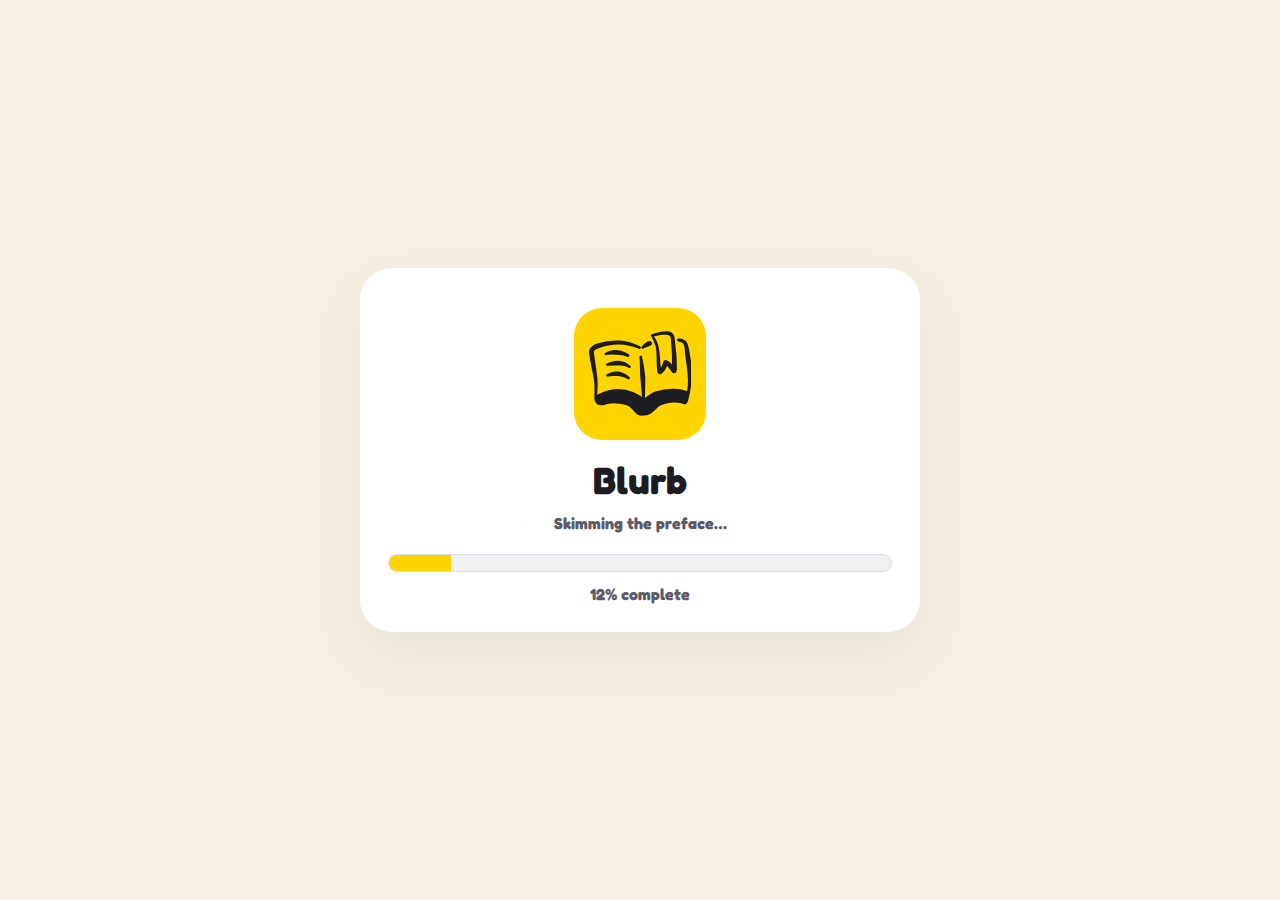
<file: index.html>
<!doctype html>
<html lang="en">
<head>
  <meta charset="utf-8" />
  <meta name="viewport" content="width=device-width, initial-scale=1" />
  <title>Blurb</title>

  <!-- font -->
  <link href="https://fonts.googleapis.com/css2?family=Fredoka:wght@600;700&family=Nunito:wght@400;600&display=swap" rel="stylesheet">

  <!-- css -->
  <link rel="stylesheet" href="style.css" />
</head>
<body class="theme-butter">
  <div class="page">
    <div id="splash" class="splash" aria-labelledby="app-name">
      <div class="card">
        <div class="badge" aria-hidden="true">

          <!-- logo -->
          <svg class="brand-svg" xmlns="http://www.w3.org/2000/svg" viewBox="0 0 24 24" role="img" aria-label="Brand icon">
            <path fill="currentColor" d="M5.832 7.606c.39 0 .79 0 1.18.06c.667.038 1.324.19 1.94.45a.33.33 0 0 0 .33-.57a5.5 5.5 0 0 0-1.83-.87a4.5 4.5 0 0 0-1.73-.13a6.3 6.3 0 0 0-1.91.62a.3.3 0 0 0-.18.37a.3.3 0 0 0 .38.18a8 8 0 0 1 1.82-.11m3.679 2.529a4.26 4.26 0 0 0-2.669-1.1a5 5 0 0 0-.83.04a8 8 0 0 0-1.87.6a.29.29 0 0 0 .17.55a11 11 0 0 1 1.83-.1h1.17a4.4 4.4 0 0 1 1.85.49a.33.33 0 0 0 .504-.027a.33.33 0 0 0-.115-.493zm-2.619 1.42a3.5 3.5 0 0 0-.86 0a5.5 5.5 0 0 0-1.86.6a.29.29 0 0 0 .18.55a6.3 6.3 0 0 1 1.72-.1h.7q.348.028.69.1a6 6 0 0 1 1.55.61a.32.32 0 0 0 .45-.07a.32.32 0 0 0-.08-.46a5.2 5.2 0 0 0-1.68-1a5 5 0 0 0-.81-.23m8.638-5.899q.115.59.16 1.19c.14 1.67 0 3.38.29 4.999c0 0 .44.61.9.23q.324-.27.62-.57q.184-.246.33-.52q.203-.374.36-.77q.345.371.629.79s.53.7.57.74a.6.6 0 0 0 .33.2a.53.53 0 0 0 .64-.35q.096-.246.12-.51v-.91l-.1-2.659c-.37-3.54-.37-3.999-.61-4.489a1.45 1.45 0 0 0-.88-.74a2.3 2.3 0 0 0-.88-.11a7 7 0 0 0-1.1.12c-.1 0-2.139.47-2.329.59a.28.28 0 0 0-.1.39q.634 1.142 1.05 2.38m-.26-2.309l1.74-.37q.498-.03 1 0a1.4 1.4 0 0 1 .559.09a.68.68 0 0 1 .41.36c.11.377.16.768.15 1.16l.21 3.049v2.34a6 6 0 0 0-.45-.52a3.1 3.1 0 0 0-.76-.55a.57.57 0 0 0-.48 0a.52.52 0 0 0-.26.21q-.06.16-.1.33l-.15.4c-.08.19-.16.39-.25.58l-.14.26c-.17-1.28-.17-2.6-.35-3.89a9.5 9.5 0 0 0-.24-1.27a6 6 0 0 0-.38-1.07c-.17-.36-.37-.719-.58-1.069z"/>
            <path fill="currentColor" d="M23.898 10.225c-.11-1-.28-2-.43-2.919a12.6 12.6 0 0 0-.46-2.12a1.78 1.78 0 0 0-.66-.94a3.2 3.2 0 0 0-1.19-.39a2 2 0 0 0-.21.001c-.65 0-.56.62 0 .73h.07c.306.056.599.171.86.34c.197.227.316.51.34.81c.12.62.13 1.33.18 1.769c.13.87.26 1.85.39 2.86s.23 1.899.26 2.848c.044.96-.01 1.921-.16 2.87a10 10 0 0 0-3.54-.51a15 15 0 0 0-3.678.58c-.38.107-.743.265-1.08.47q-.645.392-1.24.86l-.31.2c0-.88.08-2 .07-3.11v-1.51c0-.51-.08-1-.14-1.5a37 37 0 0 0-.61-3.458a.27.27 0 0 0-.35-.26a.28.28 0 0 0-.24.32c.08.92.09 2.15.14 3.469c0 .48 0 1 .08 1.48s.07 1 .12 1.49c.09 1.069.19 2.069.25 2.908c-.24-.17-.52-.37-.89-.59a9 9 0 0 0-1.189-.61a9 9 0 0 0-4.509-.66c-1.37.18-2.692.629-3.889 1.32q.157-1.305.13-2.619a19 19 0 0 0-.27-2.899l-.62-4.479c0-.2.11-.33.27-.45q.404-.279.87-.43a13.4 13.4 0 0 1 4.689-.87c1.607.02 3.194.36 4.669 1a.324.324 0 1 0 .27-.59a12.5 12.5 0 0 0-4.879-1.32a13.9 13.9 0 0 0-5.069.72a3.7 3.7 0 0 0-1.42.79a1.44 1.44 0 0 0-.51 1.31c0 .21.18 1.2.36 2.24c.15.86.32 1.739.45 2.269q.315 1.36.43 2.75c.07.949 0 3.128 0 3.198c-.04.403.056.807.27 1.15a1.45 1.45 0 0 0 1.07.65q.35.06.7 0c.44-.09.91-.29 1.31-.35a12 12 0 0 1 1.67-.07a8 8 0 0 1 1.619.18a3.53 3.53 0 0 1 2.3 1.32a4 4 0 0 0 1.069 1.07c.415.216.882.313 1.35.28a3.6 3.6 0 0 0 1.75-.44a12.5 12.5 0 0 0 1.829-1.61a2.2 2.2 0 0 1 .73-.44c.45-.181.92-.315 1.399-.4a8 8 0 0 1 1.47-.17q.741-.01 1.47.13c.09 0 .739.25.999.29a.51.51 0 0 0 .43-.11a2 2 0 0 0 .45-.84a35 35 0 0 0 .85-4.999a24 24 0 0 0-.09-3.009"/>
            <path fill="currentColor" d="M12.66 6.167q.578-.285 1.19-.48l.56-.23a.53.53 0 0 0-.21-1a2.3 2.3 0 0 0-1 .4c-.355.253-.668.56-.93.91a.29.29 0 0 0 0 .4a.28.28 0 0 0 .39 0"/>
          </svg>
        </div>

        <h1 id="app-name" class="title">Blurb</h1>
        <p class="subtitle" id="funLine" aria-live="polite">Getting things ready…</p>

        <div class="bar" role="progressbar" aria-valuemin="0" aria-valuemax="100" aria-valuenow="0" aria-label="Loading progress">
          <div id="progressBar" class="bar-fill"></div>
        </div>
        <p class="percent"><span id="progressText">0%</span> complete</p>
      </div>
    </div>
  </div>

  <div id="sparkles" class="sparkles" aria-hidden="true"></div>

  <noscript><div class="noscript">This site needs JavaScript to load.</div></noscript>

  <!-- js -->
  <script src="app.js" defer></script>
</body>
</html>
</file>
<file: style.css>
@charset "UTF-8";
/* =========================================================
   THEME TOKENS
   ========================================================= */

/* Variables */
:root {
  --cream: #f6efe3;
  --text-dark: #1e1c23;
  --text-light: #ffffff;
  --muted: #5c5968;
  --card: #ffffff;
  --stroke: rgba(0,0,0,.08);
  --radius-xxl: 32px;

  /* brand palette */
  --happy: #ffd400;
  --bat:   #7f27a8;
  --pond:  #53b0c9;
  --juice: #f76400;
  --heart: #c1008f;
  --cheek: #e885cf;

  /* on-colors */
  --on-happy: var(--text-dark);
  --on-bat:   var(--text-light);
  --on-pond:  var(--text-light);
  --on-juice: var(--text-dark);
  --on-heart: var(--text-light);
  --on-cheek: var(--text-dark);

  /* current theme */
  --primary: var(--happy);
  --on-primary: var(--on-happy);
  --hero: var(--happy);
}

.theme-happy { --primary: var(--happy); --on-primary: var(--on-happy); --hero: var(--happy); }
.theme-bat   { --primary: var(--bat);   --on-primary: var(--on-bat);   --hero: var(--bat); }
.theme-pond  { --primary: var(--pond);  --on-primary: var(--on-pond);  --hero: var(--pond); }
.theme-juice { --primary: var(--juice); --on-primary: var(--on-juice); --hero: var(--juice); }
.theme-heart { --primary: var(--heart); --on-primary: var(--on-heart); --hero: var(--heart); }
.theme-cheek { --primary: var(--cheek); --on-primary: var(--on-cheek); --hero: var(--cheek); }


/* =========================================================
   BASE / RESET / ACCESSIBILITY
   ========================================================= */

* { box-sizing: border-box; }
html, body { height: 100%; margin: 0; }

body {
  background: var(--cream);
  color: var(--text-dark);
  font-family: "Fredoka","Nunito",ui-sans-serif,system-ui,Arial;
  line-height: 1.3;
}

.sr-only {
  position: absolute !important; width: 1px; height: 1px; padding: 0; margin: -1px;
  overflow: hidden; clip: rect(0,0,0,0); white-space: nowrap; border: 0;
}

[hidden] { display: none !important; }

.noscript { margin: 16px; padding: 12px 16px; background: #ffd8d6; color: #5b0b00; border-radius: 12px; }


/* =========================================================
   LAYOUT CONTAINERS
   ========================================================= */

.page { min-height: 100%; display: grid; place-items: center; padding: 40px 20px; } /* initial */
.splash { width: min(560px, 92vw); }

.page { padding: 32px 12px; } /* later override retained */

main.library{ max-width: 520px; margin: 0 auto; padding: 16px 16px 120px; }


/* =========================================================
   TYPOGRAPHY
   ========================================================= */

.title { margin: 4px 0 8px; font-weight: 900; font-size: clamp(28px, 5.5vw, 38px); letter-spacing: .2px; }
.subtitle { margin: 0 0 20px; color: var(--muted); font-weight: 700; }

.lib-title{
  font-family: 'Fredoka', system-ui, -apple-system, Segoe UI, Roboto, sans-serif;
  font-weight: 900; font-size: clamp(1.9rem, 6vw, 2.4rem); color: var(--text-dark); margin: 10px 0 14px;
}


/* =========================================================
   CARDS / SURFACES
   ========================================================= */

.card, .auth-card {
  background: var(--card);

  border-radius: var(--radius-xxl);
  box-shadow: 0 24px 60px rgba(0,0,0,.06);
  padding: 36px 28px 28px;
  text-align: center;
}

.badge { width: 132px; height: 132px; margin: 4px auto 16px; border-radius: 28px; background: var(--primary); display: grid; place-items: center; }
.brand-svg { width: 78%; height: 78%; color: var(--on-primary); }

.auth { width: min(550px, 92vw); margin: 12px auto; }
.auth-card { padding: 22px; box-shadow: 0 24px 60px rgba(0,0,0,.05); text-align: left; }
.auth-card .panel { max-width: 560px; margin: 0 auto; }
.auth-card .form-row label,
.auth-card .hint,
.auth-card .reqs,
.auth-card .form-status,
.auth-card .alt-action { text-align: left; }
.auth-card .alt-action { margin-top: 12px; }


/* =========================================================
   PROGRESS / SPARKLES / CELEBRATION
   ========================================================= */

.bar { --h: 18px; height: var(--h); width: 100%; border-radius: 999px; background: #f1f1f4; border: 1px solid var(--stroke); overflow: hidden; }
.bar-fill { height: 100%; width: 0%; background: var(--primary); transition: width 260ms cubic-bezier(.2,.8,.2,1); }
.percent { margin: 12px 0 0; color: var(--muted); font-weight: 700; }

.sparkles { position: fixed; inset: 0; pointer-events: none; z-index: 9999; }
.sparkles .star { position: absolute; color: var(--primary); text-shadow: 0 0 6px rgba(255,255,255,.7); opacity: 0; }

/* Falling Emoji */
.float-emoji{
  position: fixed; left: 0; top: 0; pointer-events: none; font-size: 24px;
  filter: drop-shadow(0 4px 6px rgba(0,0,0,.12)); animation: floatFall 700ms ease-out forwards; z-index: 9999;
}
@keyframes floatFall{
  0% { transform: translate(0,0) scale(.9); opacity: 1; }
  70% { transform: translate(var(--dx, 0px), 70px) scale(1.05); opacity: .95; }
  100% { transform: translate(var(--dx, 0px), 110px) scale(.95); opacity: 0; }
}


/* =========================================================
   TABS / STEPPER / PANELS
   ========================================================= */

.tabs { display: flex; gap: 8px; justify-content: center; margin-bottom: 10px; }
.tab { appearance: none; border: 1px solid var(--stroke); background: #fff; padding: 10px 16px; border-radius: 999px; font-weight: 900; cursor: pointer; color: var(--muted); }
.tab.is-active { background: var(--primary); color: var(--on-primary); border-color: var(--primary); }

.panel { margin-top: 8px; }
.panel.is-hidden { display: none; }

.stepper { display: flex; align-items: center; gap: 8px; margin: 8px 0 16px; }
.stepper .divider { flex: 1; height: 2px; background: var(--stroke); border-radius: 99px; }
.stepper .step { font-size: .9rem; padding: 6px 10px; border-radius: 999px; border: 1px solid var(--stroke); background: #fff; color: var(--muted); }
.stepper .step.is-active { background: var(--primary); color: var(--on-primary); border-color: var(--primary); }


/* =========================================================
   FORMS
   ========================================================= */

.form-row { margin: 14px 0; }
.form-row label { display: block; font-weight: 900; margin: 0 0 6px; }
.input-with-btn { display: flex; gap: 8px; }
input[type="email"], input[type="password"], input[type="text"] {
  width: 100%; padding: 12px 14px; border-radius: 16px;

}
input:focus { outline: none; box-shadow: 0 0 0 3px rgba(0,0,0,.05); border-color: var(--primary); }
.ghost-btn { border: 1px solid var(--stroke); background: #fff; color: var(--text-dark); padding: 0 12px; border-radius: 12px; font-weight: 900; cursor: pointer; }
.row-flex { display: flex; align-items: center; justify-content: space-between; gap: 10px; }
.checkbox { display: flex; align-items: center; gap: 10px; cursor: pointer; }
.checkbox input { width: 18px; height: 18px; }
.hint { margin: 6px 0 0; min-height: 1.2em; color: var(--muted); }
.form-status { margin-top: 10px; min-height: 1.4em; font-weight: 900; }

.strength { height: 8px; width: 100%; border-radius: 999px; background: #f1f1f4; border: 1px solid var(--stroke); overflow: hidden; margin-top: 8px; }
.strength-fill { height: 100%; width: 0%; background: var(--primary); transition: width 200ms ease; }

.reqs { list-style: none; padding: 8px 0 0; margin: 0; display: grid; gap: 6px; color: var(--muted); }
.reqs li { display: flex; align-items: center; gap: 8px; }
/* --- Fixed Password Requirement Bullets --- */

.reqs li.ok {
  color: #1f6a48;
}

.reqs li.ok { color: #1f6a48; }



/* =========================================================
   BUTTONS (base)
   ========================================================= */

.btn { font: inherit; padding: 12px 16px; border-radius: 14px; border: 1px solid var(--stroke); background: #fff; cursor: pointer; }
.btn-primary { background: var(--primary); border-color: var(--primary); color: var(--on-primary); }
.btn-ghost { background: transparent; }
.btn:disabled { opacity: .5; cursor: not-allowed; }
.actions { display: flex; gap: 12px; }

.primary-btn {
  width: 100%; padding: 12px 14px; border-radius: 18px; border: 1px solid var(--primary);
  cursor: pointer; font-weight: 900; color: var(--on-primary); background: var(--primary);
  box-shadow: 0 6px 16px rgba(0,0,0,.08);
}

.link { background: none; border: none; color: var(--bat); text-decoration: underline; cursor: pointer; font-weight: 900; }


/* =========================================================
   ONBOARDING / FLOW
   ========================================================= */

.pref-shell { position: relative; width: min(440px, 92vw); margin-inline: auto; padding: 32px 0 28px; }
.pref-card { position: relative; margin: 14px; padding: 18px 18px 20px; border-radius: 28px; background: var(--card); border: 1px solid var(--stroke); box-shadow: 0 20px 46px rgba(0,0,0,.10); }

.flow-progress { width: 60%; max-width: 480px; margin: 20px auto 24px; text-align: center; }
.flow-meta { font-weight: 800; font-size: 1rem; color: var(--text); margin-bottom: 8px; letter-spacing: -0.2px; }
.flow-bar { height: 10px; background: #ebe8e0; border-radius: 999px; overflow: hidden; border: 1px solid var(--stroke); }
.flow-fill { height: 100%; background: var(--primary); border-radius: inherit; transition: width .3s ease; }
.flow-fill.step-2 { width: 50%; }
.flow-fill.step-3 { width: 75%; }
.flow-fill.step-4 { width: 100%; }

.pref-top { display: flex; align-items: center; gap: 12px; padding: 2px 2px 10px; }
.icon-btn {
  appearance: none; border: 1px solid var(--stroke); background: var(--card); color: var(--text-dark);
  width: 36px; height: 36px; border-radius: 999px; cursor: pointer; font-weight: 900; font-size: 18px; line-height: 1;
}
.pref-title { margin: 0; font-weight: 900; font-size: 24px; letter-spacing: .2px; color: var(--text-dark); }
.pref-sub { margin: .25rem 0 0; color: var(--muted); font-weight: 700; font-size: .92rem; }
.pref-progress { margin: 8px 2px 12px; }
.pref-count { display: inline-block; font-weight: 900; font-size: .85rem; color: var(--muted); margin-bottom: 6px; }
.pill { height: 12px; width: 100%; background: #f1f1f4; border: 1px solid var(--stroke); border-radius: 999px; overflow: hidden; }
.pill-fill { height: 100%; width: 0%; background: var(--juice); transition: width .22s ease; }

.pref-step.is-hidden { display: none; }


/* =========================================================
   CHIPS
   ========================================================= */

.chip-group { display: grid; grid-template-columns: repeat(3, minmax(0,1fr)); gap: 10px; margin: 10px 0 16px; }
@media (max-width: 430px) { .chip-group { grid-template-columns: repeat(2, minmax(0,1fr)); } }

.chip{
  display: inline-flex; align-items: center; justify-content: center; gap: 8px;
  padding: 10px 12px; border-radius: 999px; border: 1px solid var(--stroke);
  background: #fff; color: var(--text-dark); cursor: pointer; font-size: .95rem; font-weight: 900;
  box-shadow: 0 1px 0 rgba(0,0,0,.04);
  transition: transform .06s ease, box-shadow .18s ease, background .18s ease, border-color .18s ease;
  width: 100%; min-width: 0; max-width: 100%; white-space: normal; overflow: visible; text-overflow: clip; text-align: center;
  line-height: 1.15; padding: 12px 12px; min-height: 44px;
}
.chip:hover { transform: translateY(-1px); box-shadow: 0 8px 18px rgba(0,0,0,.06); }
.chip:focus-visible { outline: 2px solid var(--primary); outline-offset: 2px; }
.pref-card .chip-group{ display: grid; grid-template-columns: repeat(3, 1fr); gap: 10px; }

/* Selected Color Cycle */
.chip.selected { border-color: transparent; box-shadow: 0 10px 22px rgba(0,0,0,.10); }
#hobbyChoices .chip.selected:nth-child(6n+1),
#genreChoices .chip.selected:nth-child(6n+1) { background: var(--happy); color: var(--on-happy); }
#hobbyChoices .chip.selected:nth-child(6n+2),
#genreChoices .chip.selected:nth-child(6n+2) { background: var(--bat);   color: var(--on-bat); }
#hobbyChoices .chip.selected:nth-child(6n+3),
#genreChoices .chip.selected:nth-child(6n+3) { background: var(--pond);  color: var(--on-pond); }
#hobbyChoices .chip.selected:nth-child(6n+4),
#genreChoices .chip.selected:nth-child(6n+4) { background: var(--juice); color: var(--on-juice); }
#hobbyChoices .chip.selected:nth-child(6n+5),
#genreChoices .chip.selected:nth-child(6n+5) { background: var(--heart); color: var(--on-heart); }
#hobbyChoices .chip.selected:nth-child(6n+6),
#genreChoices .chip.selected:nth-child(6n+6) { background: var(--cheek); color: var(--on-cheek); }
.chip.selected::after { content: "✓"; margin-left: 6px; font-weight: 900; }


/* =========================================================
   AVATARS (prefs)
   ========================================================= */

#pref-step-avatars .avatar-grid { display: grid !important; grid-template-columns: repeat(4, 1fr); gap: 12px; }
#pref-step-avatars .avatar-hero { display: grid; grid-template-columns: 40px 1fr auto; align-items: center; position: relative; }
#pref-step-avatars .hero-emoji { grid-column: 1 / -1; justify-self: center; margin: 10px 0 4px; }
#pref-step-avatars .hero-emoji { font-size: clamp(140px, 28vw, 220px); margin-block: 4px 6px; }

#pref-step-avatars .avatar-grid .chip.avatar-card {
  display: grid !important; place-items: center !important; padding: 0 !important; margin: 0 !important;
  width: 100% !important; aspect-ratio: 1 / 1 !important; border-radius: 9999px !important;

  cursor: pointer !important; position: relative !important; line-height: 1 !important; justify-content: center !important;
  align-items: center !important; text-align: center !important;
}
#pref-step-avatars .avatar-grid .chip.avatar-card .emoji { font-size: 28px; line-height: 1; pointer-events: none; }
#pref-step-avatars .avatar-grid .chip.avatar-card .cost { position: absolute; bottom: 6px; left: 50%; transform: translateX(-50%); font-size: 11px; opacity: .8; }
#pref-step-avatars .avatar-grid .chip.avatar-card .cost.free { opacity: .6; }
#pref-step-avatars .avatar-grid .chip.avatar-card .lock { position: absolute; font-size: 22px; color: var(--bat); opacity: .9; right: 8px; top: 8px; pointer-events: none; }
#pref-step-avatars .avatar-grid .chip.avatar-card:hover:not(.is-locked) {
  box-shadow: 0 0 0 4px var(--bat), 0 0 18px var(--bat) !important;
  transform: translateY(-2px) !important; border-color: var(--bat) !important; z-index: 2;
}
#pref-step-avatars .avatar-grid .chip.avatar-card.selected {
  box-shadow: 0 0 0 5px var(--bat), 0 0 22px var(--bat) !important; border-color: var(--bat) !important;
}
#pref-step-avatars .avatar-grid .chip.avatar-card.is-locked { opacity: .75; }
#pref-step-avatars .avatar-grid .chip.avatar-card.is-locked .emoji { filter: grayscale(.2); }
#pref-step-avatars .hero-emoji.animate { animation: pop 250ms ease-out; }
@keyframes pop { 0% { transform: scale(.6); opacity: .4; } 100% { transform: scale(1); opacity: 1; } }
#pref-step-avatars .avatar-grid .chip.avatar-card.selected::after,
#pref-step-avatars .avatar-grid .chip.avatar-card.selected::before { content: none !important; display: none !important; background: none !important; mask: none !important; -webkit-mask: none !important; }
#pref-step-avatars .avatar-grid .chip.avatar-card.selected { background-image: none !important; }

@media (max-width: 420px) { #pref-step-avatars .avatar-grid { grid-template-columns: repeat(3, 1fr); } }


/* =========================================================
   SITE HEADER (sticky)
   ========================================================= */

.site-header { position: sticky; top: 0; z-index: 1000; background: #faf9f6; box-shadow: 0 2px 6px rgba(0, 0, 0, 0.08); }
.site-header__inner { height: 84px; max-width: 1100px; margin: 0 auto; padding: 0 14px; display: flex; align-items: center; gap: 14px; }
.brand { display: inline-flex; align-items: center; gap: 12px; text-decoration: none; color: var(--text-dark); font-weight: 900; letter-spacing: .2px; }
.brand-mark { width: 60px; height: 60px; border-radius: 18px; background: var(--primary); display: grid; place-items: center; border: 1px solid var(--stroke); box-shadow: 0 6px 16px rgba(0,0,0,.06); }
.brand-mark .brand-svg { width: 78%; height: 78%; color: var(--on-primary); }
.brand-name { font-size: 1.75rem; }
.user { margin-left: auto; display: inline-flex; align-items: center; text-decoration: none; }
.avatar { width: 48px; height: 48px; border-radius: 999px; border: 1px solid var(--stroke); box-shadow: 0 6px 16px rgba(0,0,0,.06); object-fit: cover; background: var(--cream); }
.avatar--fallback { display: grid; place-items: center; width: 60px; height: 60px; line-height: 60px; font-weight: 800; font-size: 2.4rem; color: var(--on-primary); background: var(--primary); border-radius: 999px; border: 1px solid var(--stroke); box-shadow: 0 6px 16px rgba(0,0,0,.06); }
.avatar--fallback:hover { transform: scale(1.06); transition: .15s ease; }

@media (max-width: 520px) {
  .site-header__inner { height: 64px; }
  .has-header { padding-top: 0; }
  .brand-mark, .avatar, .avatar--fallback { width: 44px; height: 44px; line-height: 44px; }
  .brand-name { font-size: 1.25rem; }
}


/* =========================================================
   HOME / HERO & CTA (note: intentionally overrides .btn styles)
   ========================================================= */

.home { padding: 16px 16px 120px; max-width: 480px; margin: 0 auto; }
.home-hero { text-align: center; margin-top: 8px; }
.home-title {
  font-family: 'Fredoka', system-ui, -apple-system, Segoe UI, Roboto, sans-serif;
  font-weight: 900; font-size: clamp(2rem, 6vw, 2.4rem); color: #3a3a3a; margin: 6px 0 10px;
}

/* keep global override as in original */
.btn { appearance: none; border: none; cursor: pointer; font-family: inherit; }
.btn-primary {
  margin-top: 8px; padding: 14px 26px; font-weight: 700; font-size: 1.05rem; color: var(--text-dark);
  background: var(--juice); border-radius: 999px; box-shadow: 0 6px 18px rgba(0,0,0,.12);
}
.btn-primary:active { transform: translateY(1px); }


/* =========================================================
   SUGGESTIONS / SMALL CARDS
   ========================================================= */

.section-title {
  margin: 28px 0 4px;
  font-family: 'Fredoka', system-ui, -apple-system, Segoe UI, Roboto, sans-serif;
  font-weight: 900; font-size: clamp(1.6rem, 5vw, 2rem); color: #3a3a3a;
}
.section-subtitle { margin: 0 0 12px; font-style: italic; color: #6b6b6b; }
.cards { display: grid; gap: 12px; }
.book-card {
  display: grid; grid-template-columns: 56px 1fr; align-items: center; gap: 12px; padding: 12px;
  background: #fff; border-radius: 18px; border: 1px solid rgba(0,0,0,.06); box-shadow: 0 8px 20px rgba(0,0,0,.06);
}
.book-card .cover { width: 56px; height: 56px; border-radius: 12px; display: grid; place-items: center; font-size: 1.6rem; background: #f3f3f3; border: 1px solid rgba(0,0,0,.06); }
.book-card .meta h3 { margin: 0 0 4px; font-size: 1.05rem; }
.book-card .meta p { margin: 0; color: #777; }


/* =========================================================
   BOTTOM TABBAR
   ========================================================= */

.tabbar{
  position: fixed; left: 50%; bottom: max(16px, env(safe-area-inset-bottom)); transform: translateX(-50%);
  width: min(560px, 92vw); background: #fff; border-radius: 28px; border: 1px solid rgba(0,0,0,.08);
  box-shadow: 0 14px 36px rgba(0,0,0,.16); display: grid; grid-template-columns: repeat(3, 1fr); padding: 10px 12px; gap: 8px;
}
.tab{ position: relative; display: grid; place-items: center; height: 64px; border-radius: 18px; text-decoration: none; color: #111; transition: transform .08s ease, background .18s ease, box-shadow .18s ease; outline: none; }
.tab svg{ width: 34px; height: 34px; }
.tab.is-active{
  background: linear-gradient(#fff, #fff) padding-box, linear-gradient(180deg, var(--primary), rgba(0,0,0,.05)) border-box;

}
.tab.is-active svg{ color: var(--on-primary); fill: currentColor; }
.tab.is-active{ color: var(--on-primary); }
.tab:hover{ background: rgba(0,0,0,.05); }
.tab:active{ transform: translateY(1px); }
.tab:focus-visible{ box-shadow: 0 0 0 3px rgba(0,0,0,.08), 0 0 0 6px var(--primary); }
.tab .label{
  position: absolute; bottom: 6px; font-size: .72rem; font-weight: 900; letter-spacing: .2px; color: #222; opacity: .85; user-select: none; display: none;
}
@media (min-width: 480px){
  .tabbar{ grid-template-columns: repeat(3, 1fr); padding: 12px 14px; }
  .tab{ height: 68px; }
  .tab .label{ display: block; }
}
.tab .badge{
  position: absolute; top: 8px; right: 12px; min-width: 18px; height: 18px; padding: 0 5px; background: var(--heart); color: var(--on-heart);
  border-radius: 999px; border: 2px solid #fff; font-size: 11px; font-weight: 900; line-height: 14px; text-align: center;
}
@media (max-width: 360px){
  .tab svg{ width: 30px; height: 30px; }
  .tab{ height: 58px; }
}

.material-symbols--home-rounded,
.ion--library,
.fluent--people-team-20-filled{ filter: none; }

/* (SVG DATA â€” unchanged) */
.material-symbols--home-rounded {
  display: inline-block; width: 48px; height: 48px; background-repeat: no-repeat; background-size: 100% 100%;
  background-image: url("data:image/svg+xml,%3Csvg xmlns='http://www.w3.org/2000/svg' viewBox='0 0 24 24'%3E%3Cpath fill='%23000' d='M4 19v-9q0-.475.213-.9t.587-.7l6-4.5q.525-.4 1.2-.4t1.2.4l6 4.5q.375.275.588.7T20 10v9q0 .825-.588 1.413T18 21h-3q-.425 0-.712-.288T14 20v-5q0-.425-.288-.712T13 14h-2q-.425 0-.712.288T10 15v5q0 .425-.288.713T9 21H6q-.825 0-1.412-.587T4 19'/%3E%3C/svg%3E");
}
.ion--library {
  display: inline-block; width: 48px; height: 48px; background-repeat: no-repeat; background-size: 100% 100%;
  background-image: url("data:image/svg+xml,%3Csvg xmlns='http://www.w3.org/2000/svg' viewBox='0 0 512 512'%3E%3Cpath fill='%23000' d='M64 480H48a32 32 0 0 1-32-32V112a32 32 0 0 1 32-32h16a32 32 0 0 1 32 32v336a32 32 0 0 1-32 32m176-304a32 32 0 0 0-32-32h-64a32 32 0 0 0-32 32v28a4 4 0 0 0 4 4h120a4 4 0 0 0 4-4ZM112 448a32 32 0 0 0 32 32h64a32 32 0 0 0 32-32v-30a2 2 0 0 0-2-2H114a2 2 0 0 0-2 2Z'/%3E%3Crect width='128' height='144' x='112' y='240' fill='%23000' rx='2' ry='2'/%3E%3Cpath fill='%23000' d='M320 480h-32a32 32 0 0 1-32-32V64a32 32 0 0 1 32-32h32a32 32 0 0 1 32 32v384a32 32 0 0 1-32 32m175.89-34.55l-32.23-340c-1.48-15.65-16.94-27-34.53-25.31l-31.85 3c-17.59 1.67-30.65 15.71-29.17 31.36l32.23 340c1.48 15.65 16.94 27 34.53 25.31l31.85-3c17.59-1.67 30.65-15.71 29.17-31.36'/%3E%3C/svg%3E");
}
.fluent--people-team-20-filled {
  display: inline-block; width: 48px; height: 48px; background-repeat: no-repeat; background-size: 100% 100%;
  background-image: url("data:image/svg+xml,%3Csvg xmlns='http://www.w3.org/2000/svg' viewBox='0 0 20 20'%3E%3Cpath fill='%23000' d='M12.5 4.5a2.5 2.5 0 1 1-5 0a2.5 2.5 0 0 1 5 0m5 .5a2 2 0 1 1-4 0a2 2 0 0 1 4 0m-13 2a2 2 0 1 0 0-4a2 2 0 0 0 0 4M6 9.25C6 8.56 6.56 8 7.25 8h5.5c.69 0 1.25.56 1.25 1.25V14a4 4 0 0 1-8 0zm-1 0c0-.463.14-.892.379-1.25H3.25C2.56 8 2 8.56 2 9.25V13a3 3 0 0 0 3.404 2.973A5 5 0 0 1 5 14zM15 14c0 .7-.144 1.368-.404 1.973Q14.794 16 15 16a3 3 0 0 0 3-3V9.25C18 8.56 17.44 8 16.75 8h-2.129c.24 .358.379.787.379 1.25z'/%3E%3C/svg%3E");
}


/* =========================================================
   BOOKS (rails/tiles)
   ========================================================= */

.rail-btn{
  all: unset; display: grid; place-items: center; width: 36px; height: 36px; border-radius: 999px; border: 1px solid rgba(0,0,0,.12);
  background: #fff; box-shadow: 0 8px 18px rgba(0,0,0,.08); font-weight: 900; line-height: 1; cursor: pointer;
}
.rail-btn:disabled{ opacity:.4; cursor:not-allowed; }

.book-rail-wrap{ margin-bottom: 84px; }

.book-rail{ padding-bottom: 12px; } /* initial */
.book-rail{ display: flex; gap: 12px; overflow-x: auto; padding: 4px 2px 10px; scroll-snap-type: x mandatory; scroll-behavior: smooth; scrollbar-width: none; }
.book-rail::-webkit-scrollbar{ display: none; }

.book-tile{
  overflow: visible !important; max-height: none !important; padding-bottom: 12px;
  display: grid; grid-template-rows: auto auto auto;
}
.book-tile{
  flex: 0 0 190px; scroll-snap-align: start; background: #fff; border: 1px solid rgba(0,0,0,.06); border-radius: 18px;
  box-shadow: 0 8px 20px rgba(0,0,0,.06); padding: 10px; display: grid; grid-template-rows: auto auto 1fr; gap: 8px;
}

.book-cover{ overflow: hidden; border-radius: 12px; background-color: #f3f3f3; background-position: center; background-size: cover; background-repeat: no-repeat; }
.book-cover{ width: 100%; aspect-ratio: 2/3; border-radius: 12px; background: #f3f3f3 center/cover no-repeat; border: 1px solid rgba(0,0,0,.06); }
.book-cover img{ display: block; width: 100%; height: 100%; object-fit: cover; border-radius: 12px; }

.tag-row{ display: flex; flex-wrap: wrap; gap: 6px; margin-top: 8px; padding-bottom: 4px; }
.tag-row{ display: flex; flex-wrap: wrap; gap: 6px; margin-top: 6px; } /* later tweak kept */

.book-meta h3{ margin: 4px 0 2px; font-size: 1rem; line-height: 1.15; }
.book-meta .byline{ margin: 0; color: #666; font-size: .9rem; }
.book-meta .pages{ margin: 2px 0 0; color: #777; font-size: .85rem; }

.tag{ display: inline-flex; align-items: center; padding: 4px 8px; border-radius: 999px; background: var(--primary); color: var(--on-primary); font-weight: 800; font-size: .72rem; border: 1px solid var(--primary); }

/* --- Final compact + consistent tag sizing --- */
.book-tile .tag {
  all: unset;
  display: inline-flex;
  align-items: center;
  gap: 5px;
  padding: 0 6px;
  height: 18px;              /* fixed compact height */
  border-radius: 999px;
  background: #fff;
  color: #222;

  font-size: 0.68rem;
  font-weight: 700;
  line-height: 1;
  vertical-align: middle;
  white-space: nowrap;
}

.book-tile .tag::before {
  content: "";
  width: 5px;
  height: 5px;
  border-radius: 50%;
  background: var(--primary);
  flex-shrink: 0;
}

.book-tile .tag.faded {
  opacity: 0.6;
  background: transparent;
  border-color: rgba(0,0,0,.1);
}



/* =========================================================
   LIBRARY (grid cards)
   ========================================================= */

#emptyState{ margin: 24vh 0 0; text-align: center; color: var(--muted); font-weight: 800; }

#libraryGrid{ margin-top: 16px; display: grid; grid-template-columns: 1fr 1fr; gap: 12px; }
@media (max-width: 420px){ #libraryGrid{ grid-template-columns: 1fr; } }

/* later override retained */
#libraryGrid { display: grid; gap: 14px; grid-template-columns: 1fr; }
@media (min-width: 520px){ #libraryGrid { grid-template-columns: 1fr; } }

/* toggle helpers */
#libraryGrid[hidden],
#emptyState[hidden],
#addPane[hidden] { display: none !important; }

.bookcard{
  display: grid;
  grid-template-columns: 96px 1fr;
  gap: 14px;
  padding: 12px;
  border-radius: 16px;
  background: #fff;

  box-shadow: 0 6px 20px rgba(0,0,0,.08);
}
.bookcard__cover{
  width: 96px;
  aspect-ratio: 2/3;
  border-radius: 12px;
  overflow: hidden;
  background: #f3f3f3;

}
.bookcard__cover img,
.bookcard__cover .cover-fallback{
  display: block; width: 100%; height: 100%; object-fit: cover;
  font-size: 40px; line-height: 1; display: grid; place-items: center;
}
.bookcard__body{ display: grid; gap: 6px; align-content: start; }
.bookcard__head{ display: grid; grid-template-columns: 1fr auto; align-items: start; gap: 8px; }
.bookcard__title{ margin: 0; font-weight: 900; font-size: 1.15rem; letter-spacing: .2px; }
.bookcard__fav{
  appearance: none; border: 2px solid rgba(0,0,0,.25);
  background: #fff; color: #000;
  width: 34px; height: 34px; border-radius: 999px;
  display: grid; place-items: center; cursor: pointer; font-size: 18px;
  box-shadow: 0 2px 8px rgba(0,0,0,.10);
}
.bookcard__author{ margin: 0; color: #5b5b5b; font-weight: 800; }
.bookcard__pages{ margin: 0; color: #444; font-weight: 800; }

.bookcard__chips{ display: flex; flex-wrap: wrap; gap: 8px; }
.bookcard__chips .chip {
  padding: 4px 10px;
  font-size: 0.72rem;
  line-height: 1.05;
  min-height: 0;
  width: auto;
  box-shadow: none;
  pointer-events: none;
  cursor: default;
}
.chip{
  display:inline-flex; align-items:center; padding:6px 10px; border-radius:999px;
  font-weight: 800; font-size: .8rem; border: 1px solid rgba(0,0,0,.1);
}
.chip--yellow{ background:#ffd400; color:#1e1c23; border-color:#ffd400; box-shadow: 0 2px 6px rgba(0,0,0,.08); }
.bookcard__chips .chip--yellow {
  background: var(--happy);
  color: var(--on-happy);

  box-shadow: 0 2px 4px rgba(0,0,0,.08);
}

.bookcard__actions{
  display: grid; grid-template-columns: auto 1fr; align-items: center; gap: 10px; margin-top: 6px;
}
.btn-log{
  padding: 8px 14px;
  border-radius: 999px;
  background: var(--juice);
  color: #fff;

  box-shadow: 0 6px 14px rgba(0,0,0,.12);
  cursor: pointer;
}
.bookcard__progress{
  justify-self: end;
  color: #444;
  font-weight: 800;
  font-size: .85rem;
}




/* =========================================================
   SEGMENTED CONTROL (main & sub)
   ========================================================= */

.segbar{
  position: relative; display: grid; grid-template-columns: repeat(4, minmax(0, 1fr)); gap: 10px; align-items: stretch;
  padding: 8px; border-radius: 999px; background: #fff; border: 1px solid var(--stroke); box-shadow: 0 10px 22px rgba(0,0,0,.10);
}
.seg{
  display: flex; align-items: center; justify-content: center; height: 48px; padding: 0; border: 0; border-radius: 999px; background: transparent; cursor: pointer; font: inherit; color: var(--text-dark);
  position: relative; z-index: 1; -webkit-tap-highlight-color: transparent; -webkit-appearance: none; appearance: none;
}
.seg:hover, .seg:active, .seg:focus{ background: transparent; box-shadow: none; outline: none; }
.segbar.is-animating .seg, .segbar.is-animating .seg:hover, .segbar.is-animating .seg:active, .segbar.is-animating .seg:focus{ background: transparent !important; box-shadow: none !important; }
.seg.is-active{ background: transparent; color: var(--on-primary); }

.segbar__slider{
  position: absolute;
  border-radius: 999px;
  transition:
    transform 250ms cubic-bezier(.2,.6,.35,1),
    width 250ms cubic-bezier(.2,.6,.35,1),
    height 250ms cubic-bezier(.2,.6,.35,1);
  will-change: transform, width, height;
  background-color: var(--juice);
}

.seg svg{ width: 28px; height: 28px; }

.segbar--sub{ position: relative; margin-top: 8px; }
.segbar--sub .segbar__slider{ background: var(--heart); }

.segbar, .segbar--sub { position: relative; }



body.is-add-mode .seg#seg-add .stash--plus { filter: invert(1) brightness(2); }
body.is-add-mode #seg-add { color: var(--on-primary); }
body.is-add-mode #seg-add .stash--plus { filter: invert(1) brightness(2); }
body.is-add-mode #seg-add { background: var(--juice); box-shadow: 0 6px 16px rgba(0,0,0,.12); }

.segbar.segbar--sub { grid-template-columns: repeat(3, minmax(0, 1fr)); position: relative; }
.segbar--sub .segbar__slider { background: var(--bat); outline: 2px solid #fff; box-shadow: 0 6px 16px rgba(0,0,0,.12); }

/* =========================================================
   ICON SPRITES (library & add) â€” SVG DATA UNCHANGED
   ========================================================= */

.iconoir--book,
.stash--plus,
.mdi--heart,
.tabler--award-filled{
  display: inline-block; width: 28px; height: 28px; background-repeat: no-repeat; background-size: 100% 100%;
}
.iconoir--book{
  background-image:url("data:image/svg+xml,%3Csvg xmlns='http://www.w3.org/2000/svg' viewBox='0 0 24 24'%3E%3Cg fill='none' stroke='%23000' stroke-linecap='round' stroke-width='1.5'%3E%3Cpath d='M4 19V5a2 2 0 0 1 2-2h13.4a.6.6 0 0 1 .6.6v13.114M6 17h14M6 21h14'/%3E%3Cpath stroke-linejoin='round' d='M6 21a2 2 0 1 1 0-4'/%3E%3Cpath d='M9 7h6'/%3E%3C/g%3E%3C/svg%3E");
}
.stash--plus{
  background-image:url("data:image/svg+xml,%3Csvg xmlns='http://www.w3.org/2000/svg' viewBox='0 0 24 24'%3E%3Cpath fill='%23000' d='M12 5.25a.75.75 0 0 1 .75.75v5.25H18a.75.75 0 0 1 0 1.5h-5.25V18a.75.75 0 0 1-1.5 0v-5.25H6a.75.75 0 0 1 0-1.5h5.25V6a.75.75 0 0 1 .75-.75'/%3E%3C/svg%3E");
}
.mdi--heart{
  background-image:url("data:image/svg+xml,%3Csvg xmlns='http://www.w3.org/2000/svg' viewBox='0 0 24 24'%3E%3Cpath fill='%23000' d='m12 21.35-1.45-1.32C5.4 15.36 2 12.27 2 8.5 2 5.41 4.42 3 7.5 3c1.74 0 3.41.81 4.5 2.08C13.09 3.81 14.76 3 16.5 3 19.58 3 22 5.41 22 8.5c0 3.77-3.4 6.86-8.55 11.53z'/%3E%3C/svg%3E");
}
.tabler--award-filled{
  background-image:url("data:image/svg+xml,%3Csvg xmlns='http://www.w3.org/2000/svg' viewBox='0 0 24 24'%3E%3Cpath fill='%23000' d='m19.496 13.983l1.966 3.406a1 1 0 0 1-.705 1.488l-.113.011l-.112-.001l-2.933-.19l-1.303 2.636a1 1 0 0 1-1.608.26l-.082-.094l-.072-.11l-1.968-3.407a9 9 0 0 0 6.93-3.999m-8.066 3.999L9.464 21.39a1 1 0 0 1-1.622.157l-.076-.1l-.064-.114l-1.304-2.635l-2.931.19a1 1 0 0 1-1.022-1.29l.04-.107l.05-.1l1.968-3.409a9 9 0 0 0 6.927 4.001zM12 2l.24.004A7 7 0 0 1 19 9l-.003.193l-.007.192l-.018.245l-.026.242l-.024.178a7 7 0 0 1-.317 1.268l-.116.308l-.153.348a7.001 7.001 0 0 1-12.688-.028l-.13-.297l-.052-.133l-.08-.217l-.095-.294a7 7 0 0 1-.093-.344l-.06-.271l-.049-.271l-.02-.139l-.039-.323l-.024-.365L5 9a7 7 0 0 1 6.76-6.996z'/%3E%3C/svg%3E");
}
.solar--camera-bold {
  display:inline-block; width:28px; height:28px; background-repeat:no-repeat; background-size:100% 100%;
  background-image: url("data:image/svg+xml,%3Csvg xmlns='http://www.w3.org/2000/svg' viewBox='0 0 24 24'%3E%3Cpath fill='%23000' fill-rule='evenodd' d='M9.778 21h4.444c3.121 0 4.682 0 5.803-.735a4.4 4.4 0 0 0 1.226-1.204c.749-1.1.749-2.633.749-5.697s0-4.597-.749-5.697a4.4 4.4 0 0 0-1.226-1.204c-.72-.473-1.622-.642-3.003-.702c-.659 0-1.226-.49-1.355-1.125A2.064 2.064 0 0 0 13.634 3h-3.268c-.988 0-1.839.685-2.033 1.636c-.129.635-.696 1.125-1.355 1.125c-1.38.06-2.282.23-3.003.702A4.4 4.4 0 0 0 2.75 7.667C2 8.767 2 10.299 2 13.364s0 4.596.749 5.697c.324.476.74.885 1.226 1.204C5.096 21 6.657 21 9.778 21M12 9.273c-2.301 0-4.167 1.831-4.167 4.09S9.7 17.456 12 17.456s4.167-1.832 4.167-4.091S14.3 9.273 12 9.273m0 1.636c-1.38 0-2.5 1.099-2.5 2.455c0 1.355 1.12 2.454 2.5 2.454s2.5-1.099 2.5-2.454s-1.12-2.455-2.5-2.455m4.722-.818c0-.452.373-.818.834-.818h1.11c.46 0 .834 .366.834 .818a.826 .826 0 0 1-.833 .818h-1.111a.826 .826 0 0 1-.834-.818' clip-rule='evenodd'/%3E%3C/svg%3E");
}
.big-icon.solar--camera-bold {
  width:96px; height:96px; opacity:.7; background-size:100% 100%; filter:grayscale(.15);
  background-image: url("data:image/svg+xml,%3Csvg xmlns='http://www.w3.org/2000/svg' viewBox='0 0 24 24'%3E%3Cpath fill='%23000' fill-rule='evenodd' d='M9.778 21h4.444c3.121 0 4.682 0 5.803-.735a4.4 4.4 0 0 0 1.226-1.204c.749-1.1.749-2.633.749-5.697s0-4.597-.749-5.697a4.4 4.4 0 0 0-1.226-1.204c-.72-.473-1.622-.642-3.003-.702c-.659 0-1.226-.49-1.355-1.125A2.064 2.064 0 0 0 13.634 3h-3.268c-.988 0-1.839 .685-2.033 1.636c-.129 .635-.696 1.125-1.355 1.125c-1.38 .06-2.282 .23-3.003 .702A4.4 4.4 0 0 0 2.75 7.667C2 8.767 2 10.299 2 13.364s0 4.596.749 5.697c.324 .476 .74 .885 1.226 1.204C5.096 21 6.657 21 9.778 21M12 9.273c-2.301 0-4.167 1.831-4.167 4.09S9.7 17.456 12 17.456s4.167-1.832 4.167-4.091S14.3 9.273 12 9.273m0 1.636c-1.38 0-2.5 1.099-2.5 2.455c0 1.355 1.12 2.454 2.5 2.454s2.5-1.099 2.5-2.454s-1.12-2.455-2.5-2.455m4.722-.818c0-.452 .373-.818 .834-.818h1.11c.46 0 .834 .366 .834 .818a.826 .826 0 0 1-.833 .818h-1.111a.826 .826 0 0 1-.834-.818' clip-rule='evenodd'/%3E%3C/svg%3E");
}

.seg.is-active .iconoir--book,
.seg.is-active .stash--plus,
.seg.is-active .mdi--heart,
.seg.is-active .tabler--award-filled {
  filter: invert(1) brightness(2);
}


.seg .iconoir--book,
.seg .stash--plus,
.seg .mdi--heart,
.seg .tabler--award-filled {
  transition: filter 0ms !important;
  will-change: filter;
}

.line-md--upload{
  display:inline-block; width:28px; height:28px; background-repeat:no-repeat; background-size:100% 100%;
  background-image:url("data:image/svg+xml,%3Csvg xmlns='http://www.w3.org/2000/svg' viewBox='0 0 24 24'%3E%3Cpath fill='none' stroke='%23000' stroke-linecap='round' stroke-linejoin='round' stroke-width='1.5' d='M4 16.004V17a3 3 0 0 0 3 3h10a3 3 0 0 0 3-3v-1m-8-.5v-11M15.5 8L12 4.5L8.5 8'/%3E%3C/svg%3E");
}
.solar--keyboard-bold {
  display:inline-block; width:28px; height:28px; background-repeat:no-repeat; background-size:100% 100%;
  background-image:url("data:image/svg+xml,%3Csvg xmlns='http://www.w3.org/2000/svg' viewBox='0 0 24 24'%3E%3Cpath fill='%23000' fill-rule='evenodd' d='M8 5h8c2.828 0 4.243 0 5.121.879C22 6.757 22 8.172 22 11v2c0 2.828 0 4.243-.879 5.121C20.243 19 18.828 19 16 19H8c-2.828 0-4.243 0-5.121-.879C2 17.243 2 15.828 2 13v-2c0-2.828 0-4.243.879-5.121C3.757 5 5.172 5 8 5m-2 5a1 1 0 1 0 0-2a1 1 0 0 0 0 2m0 3a1 1 0 1 0 0-2a1 1 0 0 0 0 2m3 0a1 1 0 1 0 0-2a1 1 0 0 0 0 2m0-3a1 1 0 1 0 0-2a1 1 0 0 0 0 2m3 0a1 1 0 1 0 0-2a1 1 0 0 0 0 2m0 3a1 1 0 1 0 0-2a1 1 0 0 0 0 2m3-3a1 1 0 1 0 0-2a1 1 0 0 0 0 2m0 3a1 1 0 1 0 0-2a1 1 0 0 0 0 2m3-3a1 1 0 1 0 0-2a1 1 0 0 0 0 2m0 3a1 1 0 1 0 0-2a1 1 0 0 0 0 2m-.25 3a.75.75 0 0 1-.75.75H7a.75.75 0 0 1 0-1.5h10a.75.75 0 0 1 .75.75' clip-rule='evenodd'/%3E%3C/svg%3E");
}
.seg.is-active .solar--camera-bold,
.seg.is-active .line-md--upload,
.seg.is-active .solar--keyboard-bold{ filter: invert(1) brightness(2); }


/* =========================================================
   ADD PANE (hero & subseg)
   ========================================================= */

.add-heading{ margin: 14px 0 10px; text-align: center; font-style: italic; color: var(--muted); font-weight: 800; }
.add-hero{ margin: 18px auto 0; display: grid; justify-items: center; gap: 14px; }
.big-icon{ width: 96px; height: 96px; opacity: .7; background-repeat: no-repeat; background-size: 100% 100%; filter: grayscale(.15); }
.add-sub{ margin: 0; text-align: center; color: var(--muted); font-weight: 800; }
.btn-dark{ padding: 12px 18px; border-radius: 20px; background: #5a5a5a; color: #fff; border: none; box-shadow: 0 8px 18px rgba(0,0,0,.12); }

.segbar--sub .segbar__slider { background: var(--bat); outline: 2px solid #fff; box-shadow: 0 6px 16px rgba(0,0,0,.12); }

/* Big upload arrow icon (SVG unchanged) */
.big-icon.big-upload {
  width: 96px;
  height: 96px;
  opacity: .7;
  filter: grayscale(.15);
  background-size: 100% 100%;
  background-repeat: no-repeat;
  background-image: url("data:image/svg+xml,%3Csvg xmlns='http://www.w3.org/2000/svg' viewBox='0 0 24 24'%3E%3Cpath fill='none' stroke='%23000' stroke-linecap='round' stroke-linejoin='round' stroke-width='1.5' d='M4 16.004V17a3 3 0 0 0 3 3h10a3 3 0 0 0 3-3v-1m-8-.5v-11M15.5 8L12 4.5L8.5 8'/%3E%3C/svg%3E");
}

/* Center hero block, left-align inner */
#addPane .add-hero.align-left {
  width: min(560px, 92%);
  margin: 38px auto 10px;
  display: grid;
  gap: 12px;
  text-align: left;
  justify-items: stretch;
  align-items: start;
}

/* manual form niceties */
.manual-form { width: 100%; }
.manual-form .input-with-btn { display: flex; gap: 12px; }
.manual-form .divider-row {
  display: flex; align-items: center; gap: 12px;
  margin: 10px 0 6px; opacity: .9;
}
.manual-form .divider-row .line { flex: 1; height: 2px; background: var(--stroke); border-radius: 99px; }
.manual-form .divider-row .divider-text { white-space: nowrap; font-weight: 800; color: var(--muted); }
.manual-form .form-actions { display: grid; gap: 14px; justify-items: start; }


/* =========================================================
   MODALS (generic + scanner tweaks)
   ========================================================= */

.modal { 
  position: fixed; inset: 0; z-index: 999; 
  display: grid; place-items: center;
  transition: opacity .18s ease, visibility .18s ease;
  opacity: 1; visibility: visible;
}
.modal[aria-hidden="true"] { opacity: 0; visibility: hidden; }

.modal__backdrop { position: absolute; inset: 0; background: rgba(0,0,0,.45); }

.modal__dialog {
  position: relative;
  max-width: 520px; width: min(92vw, 520px);
  background: #fff; color: #222;
  border-radius: 18px;
  box-shadow: 0 24px 60px rgba(0,0,0,.25);
  padding: 22px 22px 18px;
  outline: none;
}

.modal__content { margin-top: 6px; }
.modal__content ul { margin: 8px 0 10px 18px; }
.modal__content code { background: #f6f6f6; padding: 2px 6px; border-radius: 6px; }

body.modal-open { overflow: hidden; }

/* scanner modal layout */
#scanModal .modal__dialog { position: relative; padding-top: 18px; }

.modal__close,
#scanModal .modal__close {
  position: absolute; top: 10px; right: 12px; left: auto;
  background: none; border: 0; padding: 4px;
  font-size: 20px; line-height: 1; cursor: pointer; opacity: .75; z-index: 2;
}
.modal__close:hover,
.modal__close:focus { opacity: 1; }

/* =========================================================
   AWARDS PANE (points + upcoming awards)
   ========================================================= */

#awardsPane[hidden] { display: none !important; }

#awardsPane {
  margin-top: 16px;
  display: grid;
  gap: 16px;
}

.awards-heading {
  font-family: 'Fredoka', system-ui, -apple-system, Segoe UI, Roboto, sans-serif;
  font-weight: 900;
  font-size: clamp(1.5rem, 5vw, 2rem);
  margin: 6px 0 0;
  color: var(--text-dark);
}

/* Total points card */
.points-card{
  display: grid;
  grid-template-columns: auto 1fr;
  align-items: center;
  gap: 12px;
  padding: 16px;
  border-radius: 20px;
  background: #fff;

  box-shadow: 0 8px 22px rgba(0,0,0,.10);
}
.points-value{
  min-width: 84px;
  padding: 12px 14px;
  border-radius: 16px;
  background: var(--primary);
  color: var(--on-primary);
  font-weight: 900;
  font-size: 1.6rem;
  text-align: center;
}
.points-label{
  font-weight: 800;
  color: var(--muted);
}

/* Upcoming awards list */
.awards-upcoming{
  background: #fff;

  border-radius: 20px;
  box-shadow: 0 8px 22px rgba(0,0,0,.08);
  padding: 14px;
}
.awards-subtitle{
  margin: 4px 6px 10px;
  font-weight: 900;
  color: #3a3a3a;
  font-size: 1.05rem;
  letter-spacing: .2px;
}
.awards-list{
  list-style: none;
  padding: 0;
  margin: 0;
  display: grid;
  gap: 10px;
}
.award{
  display: grid;
  grid-template-columns: 40px 1fr;
  gap: 10px;
  padding: 10px 12px;

  border-radius: 16px;
  background: #fafafa;
}
.award__icon{
  width: 40px;
  height: 40px;
  border-radius: 12px;
  display: grid;
  place-items: center;
  background: var(--primary);
  color: var(--on-primary);
  font-size: 1.2rem;
  box-shadow: 0 4px 12px rgba(0,0,0,.1);
}
.award__content{ display: grid; gap: 6px; align-content: start; }
.award__title{
  margin: 0;
  font-weight: 900;
  font-size: 1rem;
  letter-spacing: .2px;
}
.award__desc{
  margin: 0;
  color: #666;
  font-weight: 700;
  font-size: .9rem;
}

/* Progress (native <progress>) */
.award__progress{
  display: grid;
  grid-template-columns: 1fr auto;
  gap: 8px;
  align-items: center;
}
.award__progress-text{
  font-weight: 900;
  color: var(--muted);
  font-size: .9rem;
}

/* base */
progress{
  width: 100%;
  height: 14px;
  -webkit-appearance: none;
  appearance: none;
  background: transparent;

}
progress::-webkit-progress-bar{
  background: #f1f1f4;

  border-radius: 999px;
  overflow: hidden;
}
progress::-webkit-progress-value{
  background: var(--primary);
  border-radius: 999px;
  transition: width 240ms cubic-bezier(.2,.8,.2,1);
}
progress::-moz-progress-bar{
  background: var(--primary);
  border-radius: 999px;
}

/* Make the award tab look active when selected (JS just toggles .is-active) */
#seg-badges.is-active{
  background: var(--juice);
  color: var(--on-primary);
  box-shadow: 0 6px 16px rgba(0,0,0,.12);
}
#seg-badges.is-active .tabler--award-filled{ filter: invert(1) brightness(2); }

/* small screens tweaks */
@media (max-width: 420px){
  .points-value{ min-width: 72px; font-size: 1.4rem; }
  .award{ grid-template-columns: 36px 1fr; }
  .award__icon{ width: 36px; height: 36px; }
}

/* while the slider is moving, don't paint the old active chip's visuals */
/* keep background/box-shadow suppression, don't reset color */
.segbar.is-animating .seg.is-active{
  background: transparent !important;
  box-shadow: none !important;
  /* color: inherit;  â† delete this */
}


.segbar.is-animating .seg.is-active::before,
.segbar.is-animating .seg.is-active::after {
  content: none !important;
}

/* your existing filters already do this; keep them working during animation */
.segbar.is-animating .seg.is-active .solar--camera-bold,
.segbar.is-animating .seg.is-active .line-md--upload,
.segbar.is-animating .seg.is-active .solar--keyboard-bold{
  filter: invert(1) brightness(2);
}



.book-rail .book-tile .tag{
  padding: 1px 6px !important;
  font-size: 0.68rem !important;
  line-height: 1.1 !important;
  height: auto !important;
  border-radius: 12px !important;
  box-shadow: none !important;
  gap: 6px !important;
}
.book-rail .book-tile .tag::before{
  width: 5px !important;
  height: 5px !important;
}
.book-rail .book-tile .tag.faded{
  opacity: .65 !important;
}

.password-requirements li::before {
  font-family: system-ui, -apple-system, "Segoe UI Emoji", "Noto Color Emoji", sans-serif;
}


/* --- Password Requirement List using Escaped Emojis (UTF-8 Safe) --- */
.reqs {
  list-style: none;
  padding: 0;
  margin: 6px 0 0;
}

.reqs li {
  display: flex;
  align-items: center;
  gap: 6px;
  font-weight: 600;
  font-size: 0.9rem;
}






/* --- Password Requirement List using Pure CSS Dots (encoding-proof) --- */
.reqs {
  list-style: none;
  padding: 0;
  margin: 6px 0 0;
}

.reqs li {
  display: flex;
  align-items: center;
  gap: 8px;
  font-weight: 600;
  font-size: 0.9rem;
}

/* Password requirement icons: X by default, ✓ when .ok is present */
.reqs { list-style: none; padding-left: 0; margin: 8px 0 0; }
.reqs li { display: flex; align-items: center; gap: 8px; position: relative; padding-left: 0; color: var(--muted); }
.reqs li::before { content: "✖"; font-weight: 900; display: inline-block; width: 1em; color: #d43a3a; }
.reqs li.ok { color: #1a7f37; }
.reqs li.ok::before { content: "✓"; color: #1a7f37; }

/* Ensure no ticks/checkmarks on selected avatar cards */
#pref-step-avatars .avatar-grid .chip.avatar-card.selected::after { content: none !important; }

/* === Uniform tag size fix (applied globally and in book rail) === */
.book-tile .tag {
  display: inline-flex !important;
  align-items: center !important;
  justify-content: center !important;
  gap: 6px !important;
  height: 22px !important;
  padding: 0 10px !important;
  border-radius: 999px !important;
  background: #fff !important;
  color: #222 !important;

  font-size: 0.7rem !important;
  font-weight: 700 !important;
  line-height: 1 !important;
  white-space: nowrap !important;
  flex-shrink: 0 !important;
}

.book-tile .tag::before {
  content: "" !important;
  width: 6px !important;
  height: 6px !important;
  border-radius: 50% !important;
  background: var(--primary) !important;
  flex-shrink: 0 !important;
}
</file>
